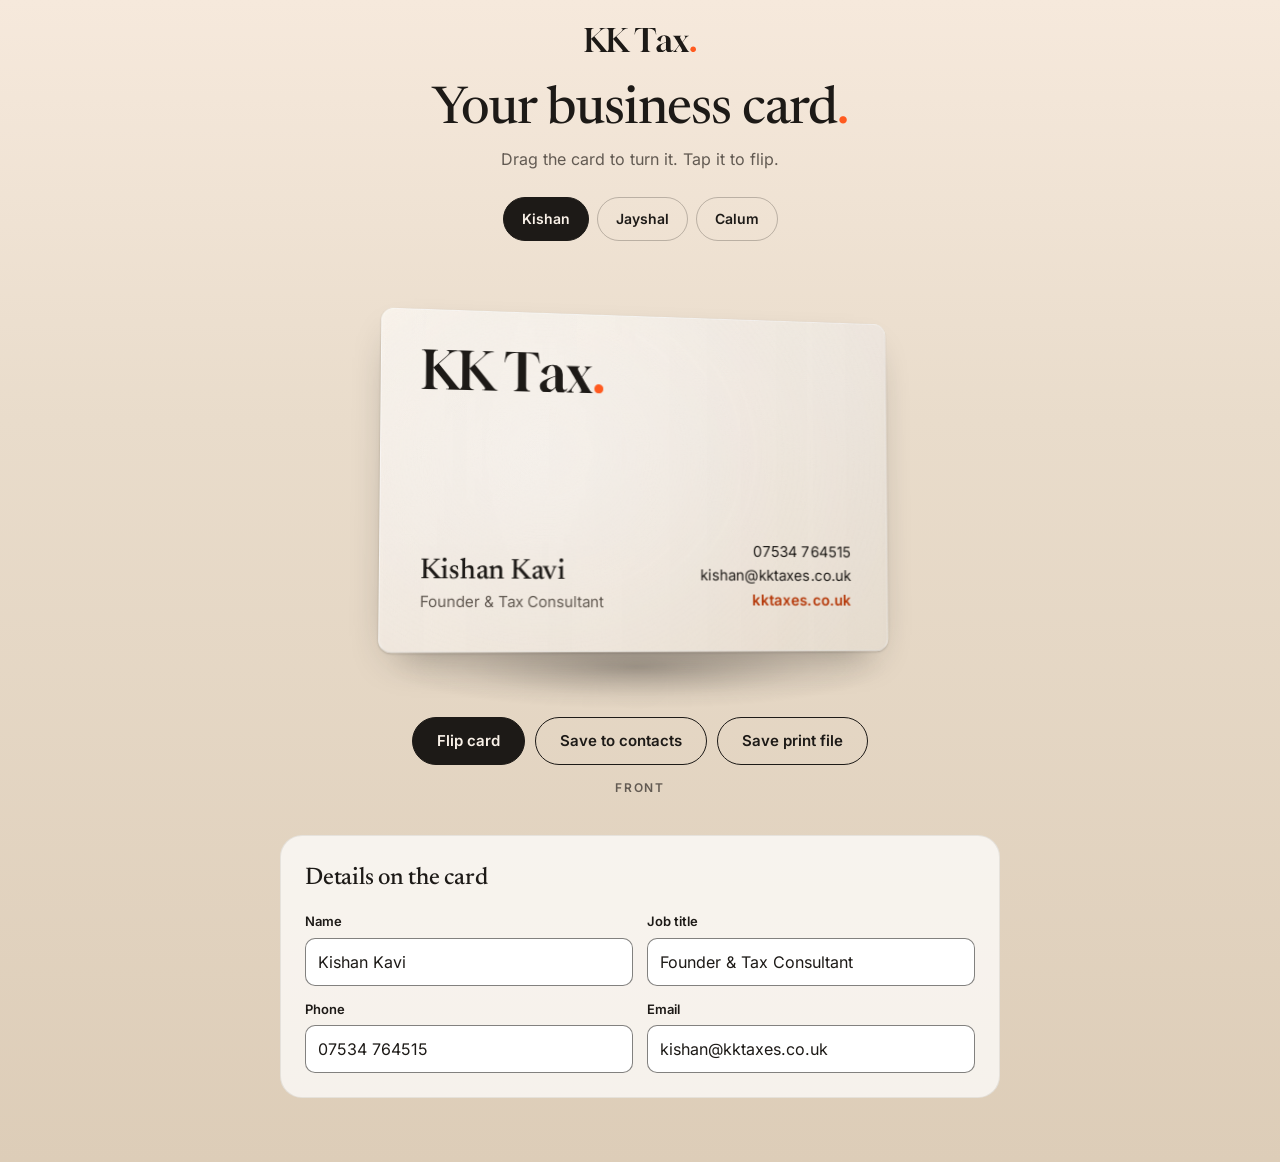
<file: card.html>
<!doctype html>
<html lang="en-GB"><head><meta charset="utf-8"><meta name="viewport" content="width=device-width,initial-scale=1">
<meta name="robots" content="noindex, nofollow"><title>KK Tax business card</title>
<link rel="icon" href="/favicon.ico?v=3"><meta name="theme-color" content="#E9DCCB">
<link rel="preload" href="/card/newsreader.woff2" as="font" type="font/woff2" crossorigin>
<meta name="description" content="Turn it, flip it and save the print file for your KK Tax business card.">
<meta property="og:type" content="website"><meta property="og:site_name" content="KK Tax">
<meta property="og:title" content="KK Tax business card"><meta property="og:description" content="Turn it, flip it and save the print file for your KK Tax business card.">
<meta property="og:url" content="https://kktaxes.co.uk/card"><meta property="og:image" content="https://kktaxes.co.uk/og/card.jpg">
<meta property="og:image:width" content="1200"><meta property="og:image:height" content="630"><meta property="og:image:alt" content="KK Tax business card">
<meta name="twitter:card" content="summary_large_image"><meta name="twitter:title" content="KK Tax business card"><meta name="twitter:description" content="Turn it, flip it and save the print file for your KK Tax business card."><meta name="twitter:image" content="https://kktaxes.co.uk/og/card.jpg">
<link rel="stylesheet" href="/card/card.css?v=5">
</head><body>
<main>
  <header>
    <a class="brand" href="/"><img src="/brand/kktax-logo-ink.svg" alt="KK Tax home" width="112" height="24"></a>
    <h1>Your business card<span>.</span></h1>
    <p class="lede">Drag the card to turn it. Tap it to flip.</p>
  </header>

  <div class="people" role="group" aria-label="Choose a person" id="people"></div>

  <div class="stage" id="stage">
    <div class="floor" id="floor" aria-hidden="true"></div>
    <div class="tilt" id="tilt">
      <button class="card" id="card" type="button" aria-label="Business card. Press to flip it over.">
        <span class="slab" aria-hidden="true"></span><span class="slab" aria-hidden="true"></span><span class="slab" aria-hidden="true"></span><span class="slab" aria-hidden="true"></span><span class="slab" aria-hidden="true"></span>
        <span class="face front">
          <span class="grain" aria-hidden="true"></span>
          <img class="logo" src="/brand/kktax-logo-ink.svg" alt="">
          <span class="row">
            <span class="who"><span class="name" data-f="name"></span><span class="role" data-f="role"></span></span>
            <span class="ct"><span data-f="phone"></span><span data-f="email"></span><b>kktaxes.co.uk</b></span>
          </span>
          <span class="gloss" aria-hidden="true"><i class="hl"></i><i class="sl"></i><i class="sr"></i></span>
        </span>
        <span class="face back">
          <span class="grain" aria-hidden="true"></span>
          <img class="logo" src="/brand/kktax-logo-reverse.svg" alt="">
          <span class="tl">Know where you stand<i>.</i></span>
          <span class="band" aria-hidden="true"><i></i></span>
          <span class="gloss" aria-hidden="true"><i class="hl"></i><i class="sl"></i><i class="sr"></i></span>
        </span>
      </button>
    </div>
  </div>

  <div class="actions">
    <button type="button" class="btn dark" id="flip">Flip card</button>
    <button type="button" class="btn" id="contact">Save to contacts</button>
    <button type="button" class="btn" id="print">Save print file</button>
  </div>
  <p class="side" id="side" role="status" aria-live="polite">Front</p>

  <section class="details" aria-labelledby="d-h">
    <h2 id="d-h">Details on the card</h2>
    <div class="grid">
      <div><label for="name">Name</label><input id="name" autocomplete="name"></div>
      <div><label for="role">Job title</label><input id="role" autocomplete="organization-title"></div>
      <div><label for="phone">Phone</label><input id="phone" autocomplete="tel" inputmode="tel"></div>
      <div><label for="email">Email</label><input id="email" autocomplete="email" inputmode="email"></div>
    </div>
  </section>
</main>

<div class="print" aria-hidden="true">
  <div class="pg pfront"><div class="trim">
    <img src="/brand/kktax-logo-ink.svg" alt="">
    <div class="prow"><div><div class="pname" data-f="name"></div><div class="prole" data-f="role"></div></div>
    <div class="pct"><span data-f="phone"></span><span data-f="email"></span><b>kktaxes.co.uk</b></div></div>
  </div></div>
  <div class="pg pback"><div class="trim">
    <img src="/brand/kktax-logo-reverse.svg" alt="">
    <div class="ptl">Know where you stand<i>.</i></div>
  </div><div class="pband"><i></i></div></div>
</div>
<script src="/card/card.js?v=7" defer></script>
</body></html>
</file>
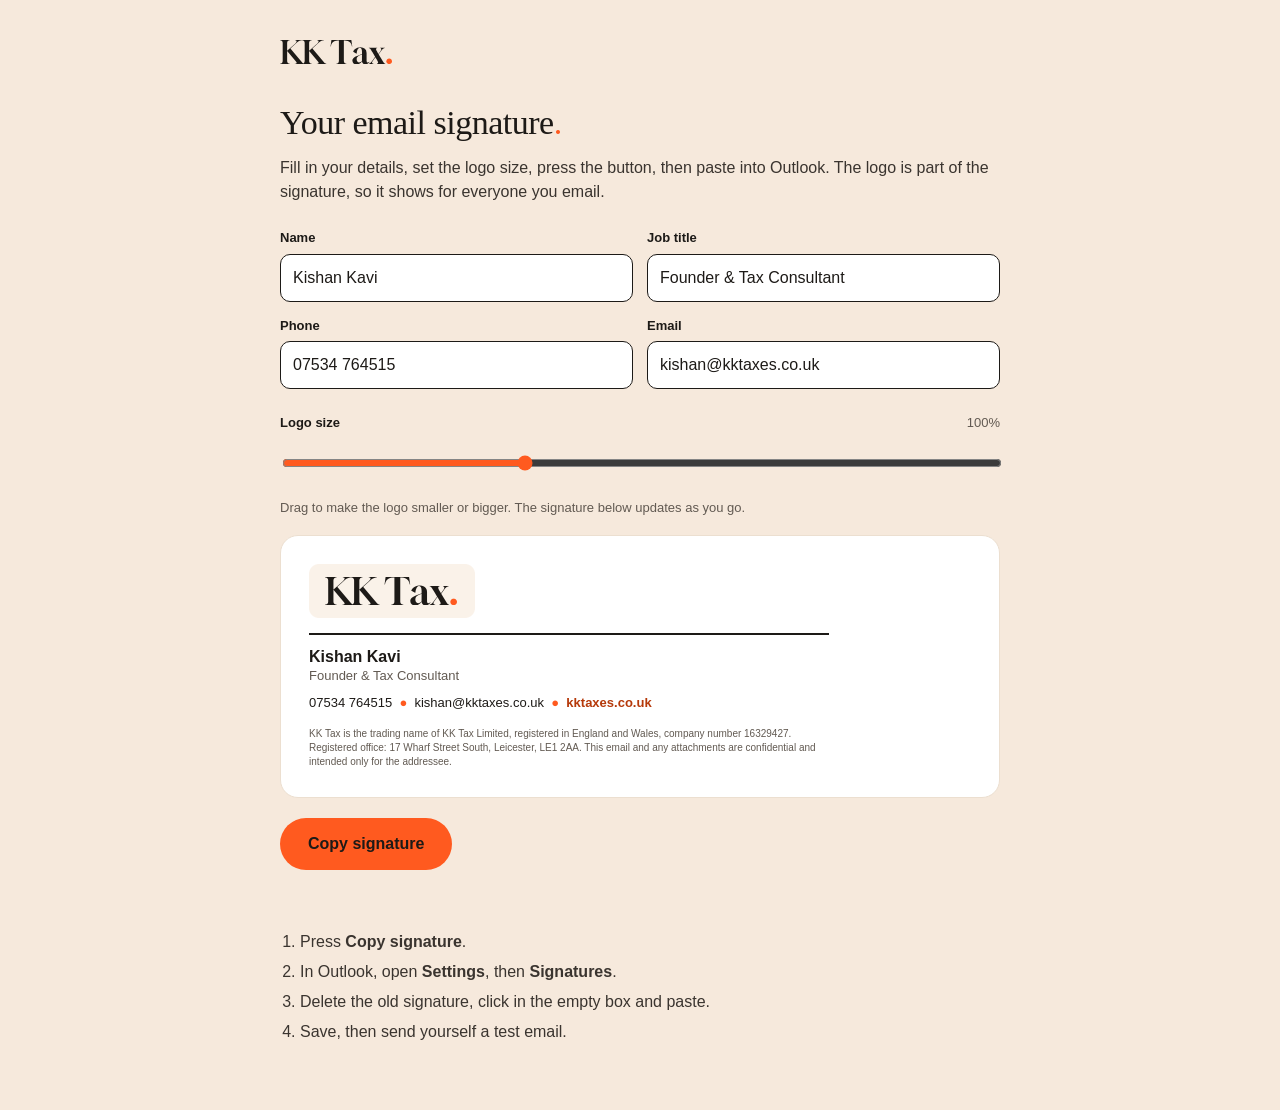
<file: signature.html>
<!doctype html>
<html lang="en-GB"><head><meta charset="utf-8"><meta name="viewport" content="width=device-width,initial-scale=1">
<meta name="robots" content="noindex, nofollow"><title>KK Tax email signature</title>
<link rel="icon" href="/favicon.ico?v=3">
<meta name="description" content="Fill in your details, set the logo size and copy your KK Tax email signature.">
<meta property="og:type" content="website"><meta property="og:site_name" content="KK Tax">
<meta property="og:title" content="KK Tax email signature"><meta property="og:description" content="Fill in your details, set the logo size and copy your KK Tax email signature.">
<meta property="og:url" content="https://kktaxes.co.uk/signature"><meta property="og:image" content="https://kktaxes.co.uk/og/signature.jpg">
<meta property="og:image:width" content="1200"><meta property="og:image:height" content="630"><meta property="og:image:alt" content="KK Tax email signature">
<meta name="twitter:card" content="summary_large_image"><meta name="twitter:title" content="KK Tax email signature"><meta name="twitter:description" content="Fill in your details, set the logo size and copy your KK Tax email signature."><meta name="twitter:image" content="https://kktaxes.co.uk/og/signature.jpg">

<style>
body{margin:0;background:#F6E9DC;color:#1D1A17;font-family:Arial,Helvetica,sans-serif;line-height:1.5}
main{max-width:720px;margin:0 auto;padding:40px 20px 60px}
h1{font-family:Georgia,'Times New Roman',serif;font-weight:400;font-size:34px;letter-spacing:-.5px;margin:0 0 8px}
h1 span{color:#FF5A1F} p{margin:0 0 16px;color:#3a342f}
.grid{display:grid;grid-template-columns:1fr 1fr;gap:14px;margin:24px 0}
@media(max-width:560px){.grid{grid-template-columns:1fr}}
label{display:block;font-size:13px;font-weight:bold;margin-bottom:6px}
input{width:100%;box-sizing:border-box;font:inherit;font-size:16px;padding:11px 12px;border:1.5px solid #1D1A17;border-radius:10px;background:#fff;color:#1D1A17}
input:focus-visible,button:focus-visible{outline:3px solid #FF5A1F;outline-offset:2px}
.card{background:#fff;border:1px solid #ECDFD0;border-radius:18px;padding:28px;overflow-x:auto}
button{font:inherit;font-weight:bold;font-size:16px;background:#FF5A1F;color:#1D1A17;border:0;border-radius:999px;padding:14px 28px;cursor:pointer;margin-top:20px}
ol{padding-left:20px;margin:24px 0 0;color:#3a342f} li{margin-bottom:6px}
#done{display:block;font-weight:bold;margin-top:12px;min-height:24px}
.size{margin:0 0 18px}.size label{display:flex;justify-content:space-between}.size output{font-weight:normal;color:#625A52}
.size p{font-size:13px;color:#625A52;margin:6px 0 0}
input[type=range]{padding:0;border:0;background:transparent;height:44px;accent-color:#FF5A1F;cursor:pointer}
.brand{display:inline-block;margin-bottom:26px}.brand img{display:block;height:24px;width:auto}
</style></head><body>
<main>
<a class="brand" href="/"><img src="/brand/kktax-logo-ink.svg" alt="KK Tax home" width="112" height="24"></a>
<h1>Your email signature<span>.</span></h1>
<p>Fill in your details, set the logo size, press the button, then paste into Outlook. The logo is part of the signature, so it shows for everyone you email.</p>
<div class="grid">
<div><label for="n">Name</label><input id="n" value="Kishan Kavi" autocomplete="name"></div>
<div><label for="t">Job title</label><input id="t" value="Founder &amp; Tax Consultant" autocomplete="organization-title"></div>
<div><label for="p">Phone</label><input id="p" value="07534 764515" autocomplete="tel" inputmode="tel"></div>
<div><label for="e">Email</label><input id="e" value="kishan@kktaxes.co.uk" autocomplete="email" inputmode="email"></div>
</div>
<div class="size"><label for="z">Logo size <output id="zo" for="z">100%</output></label>
<input id="z" type="range" min="60" max="180" step="5" value="100" aria-describedby="zh"><p id="zh">Drag to make the logo smaller or bigger. The signature below updates as you go.</p></div>
<div class="card"><div id="sig">
<table cellpadding="0" cellspacing="0" border="0" style="font-family:Arial,Helvetica,sans-serif;color:#1D1A17;border-collapse:collapse">
<tr><td style="padding:0 0 14px 0"><img id="s-logo" src="[data-uri]" width="166" height="55" alt="KK Tax" style="display:block;border:0;width:166px;height:55px"></td></tr>
<tr><td style="border-top:2px solid #1D1A17;padding-top:12px">
<div id="s-n" style="font-size:16px;font-weight:bold;line-height:20px"></div>
<div id="s-t" style="font-size:13px;line-height:18px;color:#625A52"></div>
<div style="font-size:13px;line-height:20px;padding-top:8px"><a id="s-p" style="color:#1D1A17;text-decoration:none;white-space:nowrap"></a>&nbsp;&nbsp;<span style="color:#FF5A1F">&#9679;</span>&nbsp;&nbsp;<a id="s-e" style="color:#1D1A17;text-decoration:none;white-space:nowrap"></a>&nbsp;&nbsp;<span style="color:#FF5A1F">&#9679;</span>&nbsp;&nbsp;<a href="https://kktaxes.co.uk" style="color:#B5390A;font-weight:bold;text-decoration:none">kktaxes.co.uk</a></div>
</td></tr>
<tr><td style="padding-top:14px;font-size:10px;line-height:14px;color:#625A52;max-width:520px">KK Tax is the trading name of KK Tax Limited, registered in England and Wales, company number 16329427. Registered office: 17 Wharf Street South, Leicester, LE1 2AA. This email and any attachments are confidential and intended only for the addressee.</td></tr>
</table></div></div>
<button id="copy" type="button">Copy signature</button><span id="done" role="status" aria-live="polite"></span>
<ol>
<li>Press <b>Copy signature</b>.</li>
<li>In Outlook, open <b>Settings</b>, then <b>Signatures</b>.</li>
<li>Delete the old signature, click in the empty box and paste.</li>
<li>Save, then send yourself a test email.</li>
</ol>
</main>
<script src="/signature.js?v=2" defer></script></body></html>
</file>
<file: card/card.css>
@font-face{font-family:Newsreader;font-weight:300 700;font-display:swap;src:url(/card/newsreader.woff2) format('woff2')}
@font-face{font-family:Inter;font-weight:100 900;font-display:swap;src:url(/card/inter.woff2) format('woff2')}
:root{--ink:#1D1A17;--paper:#FAF2E9;--cream:#F6E9DC;--stone:#ECDFD0;--graphite:#625A52;--signal:#FF5A1F;--deep:#B5390A}
*{box-sizing:border-box}
html,body{margin:0}
body{background:#E6D8C6 linear-gradient(180deg,#F6E9DC 0%,#E9DCCB 420px,#DDCDB8 100%);color:var(--ink);font-family:Inter,Arial,sans-serif;line-height:1.5;-webkit-font-smoothing:antialiased;min-height:100vh}
main{max-width:760px;margin:0 auto;padding:28px 20px 64px}
.brand{display:inline-block;margin-bottom:26px}
.brand img{display:block;height:24px;width:auto}
header{text-align:center}
h1{font-family:Newsreader,Georgia,serif;font-weight:460;font-size:clamp(34px,7vw,52px);line-height:1.05;letter-spacing:-.02em;margin:0 0 8px}
h1 span,.tl i,.ptl i{color:var(--signal);font-style:normal}
.lede{margin:0;color:var(--graphite);font-size:16px}
.people{display:flex;flex-wrap:wrap;justify-content:center;gap:8px;margin:26px 0 0}
.people button{font:inherit;font-size:14px;font-weight:600;min-height:44px;padding:0 18px;border-radius:999px;border:1.5px solid rgba(29,26,23,.25);background:transparent;color:var(--ink);cursor:pointer;transition:background .2s,color .2s,border-color .2s}
.people button[aria-pressed="true"]{background:var(--ink);color:var(--paper);border-color:var(--ink)}
button:focus-visible,input:focus-visible,a:focus-visible{outline:3px solid var(--signal);outline-offset:3px}

.stage{position:relative;perspective:2100px;perspective-origin:50% 45%;padding:74px 0 66px;display:flex;justify-content:center;touch-action:pan-y;-webkit-user-select:none;user-select:none}
.floor{position:absolute;left:50%;bottom:8px;width:min(86vw,520px);height:84px;pointer-events:none;background:radial-gradient(closest-side,rgba(29,26,23,.30) 0%,rgba(29,26,23,.16) 38%,rgba(29,26,23,.05) 70%,rgba(29,26,23,0) 100%);transform:translateX(-50%);will-change:transform}
.tilt{width:min(88vw,520px);animation:float 7s ease-in-out infinite;transform-style:preserve-3d}
@keyframes float{0%,100%{transform:translateY(0)}50%{transform:translateY(-8px)}}
.card{all:unset;display:block;position:relative;width:100%;aspect-ratio:85/55;container-type:inline-size;transform-style:preserve-3d;cursor:grab;border-radius:2.4% / 3.7%;-webkit-tap-highlight-color:transparent;will-change:transform}
.card:active{cursor:grabbing}
.card:focus-visible{outline:3px solid var(--signal);outline-offset:10px}
.face{position:absolute;inset:0;display:block;border-radius:inherit;overflow:hidden;backface-visibility:hidden;-webkit-backface-visibility:hidden;transform:translateZ(1.4px)}
.front{background:linear-gradient(160deg,#FFF9F1 0%,var(--paper) 45%,#F3E8DA 100%);padding:7.65cqw;display:flex;flex-direction:column;justify-content:space-between;box-shadow:inset 0 0 0 1px rgba(255,255,255,.7),inset 0 -1px 0 rgba(29,26,23,.10),0 1px 2px rgba(29,26,23,.25),0 18px 40px -18px rgba(29,26,23,.45)}
.back{background:linear-gradient(160deg,#2A2622 0%,var(--ink) 50%,#141210 100%);transform:rotateY(180deg) translateZ(1.4px);display:flex;flex-direction:column;align-items:center;justify-content:center;gap:5.9cqw;box-shadow:inset 0 0 0 1px rgba(255,255,255,.08),0 1px 2px rgba(29,26,23,.4),0 18px 40px -18px rgba(29,26,23,.55)}
.grain{position:absolute;inset:0;opacity:.42;pointer-events:none;background-image:url("data:image/svg+xml,%3Csvg xmlns='http://www.w3.org/2000/svg' width='160' height='160'%3E%3Cfilter id='n'%3E%3CfeTurbulence type='fractalNoise' baseFrequency='.9' numOctaves='2' stitchTiles='stitch'/%3E%3CfeColorMatrix values='0 0 0 0 .35 0 0 0 0 .3 0 0 0 0 .25 0 0 0 .13 0'/%3E%3C/filter%3E%3Crect width='160' height='160' filter='url(%23n)'/%3E%3C/svg%3E")}
.back .grain{opacity:.22;filter:none}
.front .logo{position:relative;height:7.53cqw;width:auto;align-self:flex-start;display:block}
.back .logo{position:relative;height:15.3cqw;width:auto;display:block}
.row{position:relative;display:flex;justify-content:space-between;align-items:flex-end;gap:3cqw}
.who,.ct{display:flex;flex-direction:column;min-width:0}
.name{font-family:Newsreader,Georgia,serif;font-weight:500;font-size:5.4cqw;line-height:1.1;letter-spacing:-.01em;color:var(--ink)}
.role{font-size:2.9cqw;color:var(--graphite);margin-top:.9cqw;line-height:1.3}
.ct{font-size:2.9cqw;line-height:1.6;text-align:right;color:var(--ink);white-space:nowrap}
.ct b,.pct b{font-weight:600;color:var(--deep)}
.ct span:empty,.pct span:empty{display:none}
.tl{position:relative;font-family:Newsreader,Georgia,serif;font-weight:460;color:rgba(250,242,233,.86);font-size:4.15cqw;letter-spacing:-.01em}
.band{position:absolute;left:0;right:0;bottom:0;height:1.9cqw;background:var(--paper)}
.band i{position:absolute;left:7.65cqw;width:18.8cqw;top:0;bottom:0;background:var(--signal)}
.face>.logo,.face>.row,.face>.tl,.face>.band{z-index:1}
.slab{position:absolute;inset:0;border-radius:inherit;background:#E4D6C3;display:block}
.slab:nth-child(1){transform:translateZ(-1.1px)}.slab:nth-child(2){transform:translateZ(-.55px)}.slab:nth-child(3){transform:translateZ(0)}.slab:nth-child(4){transform:translateZ(.55px)}.slab:nth-child(5){transform:translateZ(1.1px)}
/* Light on a soft-touch card. The highlight and the two shade layers never repaint: the script only moves
   the highlight and fades the shades, which the browser does on the graphics card. */
.gloss{position:absolute;inset:0;z-index:0;pointer-events:none;border-radius:inherit;overflow:hidden;display:block}
.gloss i{position:absolute;display:block;will-change:transform,opacity}
.hl{left:-45%;top:-75%;width:190%;height:250%;background:radial-gradient(closest-side,rgba(255,255,255,.36) 0%,rgba(255,255,255,.11) 45%,rgba(255,255,255,0) 78%)}
.back .hl{background:radial-gradient(closest-side,rgba(255,236,214,.14) 0%,rgba(255,236,214,.045) 45%,rgba(255,236,214,0) 78%)}
.sl,.sr{inset:0;opacity:0}
.sl{background:linear-gradient(90deg,rgba(29,26,23,.55) 0%,rgba(29,26,23,.26) 50%,rgba(29,26,23,.12) 100%)}
.sr{background:linear-gradient(270deg,rgba(29,26,23,.55) 0%,rgba(29,26,23,.26) 50%,rgba(29,26,23,.12) 100%)}
.back .sl{background:linear-gradient(90deg,rgba(0,0,0,.6) 0%,rgba(0,0,0,.3) 50%,rgba(0,0,0,.14) 100%)}
.back .sr{background:linear-gradient(270deg,rgba(0,0,0,.6) 0%,rgba(0,0,0,.3) 50%,rgba(0,0,0,.14) 100%)}

.actions{display:flex;justify-content:center;gap:10px;flex-wrap:wrap}
.btn{font:inherit;font-weight:600;font-size:15px;min-height:48px;padding:0 24px;border-radius:999px;border:1.5px solid var(--ink);background:transparent;color:var(--ink);cursor:pointer}
.btn.dark{background:var(--ink);color:var(--paper)}
.side{text-align:center;margin:14px 0 0;font-size:12px;font-weight:600;letter-spacing:.14em;text-transform:uppercase;color:var(--graphite)}
.details{margin-top:38px;background:rgba(255,255,255,.72);border:1px solid rgba(29,26,23,.08);border-radius:22px;padding:24px}
.details h2{font-family:Newsreader,Georgia,serif;font-weight:500;font-size:24px;margin:0 0 16px;letter-spacing:-.01em}
.grid{display:grid;grid-template-columns:1fr 1fr;gap:14px}
@media(max-width:560px){.grid{grid-template-columns:1fr}}
label{display:block;font-size:13px;font-weight:600;margin-bottom:6px}
input{width:100%;font:inherit;font-size:16px;padding:11px 12px;border:1.5px solid rgba(29,26,23,.55);border-radius:10px;background:#fff;color:var(--ink)}
.print{display:none}
@media (prefers-reduced-motion:reduce){.tilt{animation:none}}

@page{size:91mm 61mm;margin:0}
@media print{
  html,body{background:#fff!important;min-height:0}
  main{display:none}
  .print{display:block}
  .pg{width:91mm;height:61mm;position:relative;overflow:hidden;break-after:page;-webkit-print-color-adjust:exact;print-color-adjust:exact}
  .trim{position:absolute;left:3mm;top:3mm;width:85mm;height:55mm}
  .pfront{background:#FAF2E9}.pback{background:#1D1A17}
  .pfront .trim{padding:6.5mm;display:flex;flex-direction:column;justify-content:space-between}
  .pfront img{height:6.4mm;width:auto;align-self:flex-start}
  .prow{display:flex;justify-content:space-between;align-items:flex-end}
  .pname{font-family:Newsreader,Georgia,serif;font-weight:500;font-size:13pt;letter-spacing:-.01em;line-height:1.1}
  .prole{font-size:7pt;color:#625A52;margin-top:.8mm}
  .pct{font-size:7pt;line-height:1.6;text-align:right;display:flex;flex-direction:column}
  .pback .trim{display:flex;flex-direction:column;align-items:center;justify-content:center;gap:5mm}
  .pback img{height:13mm;width:auto}
  .ptl{font-family:Newsreader,Georgia,serif;font-weight:460;color:#FAF2E9;font-size:10pt;letter-spacing:-.01em;opacity:.85}
  .pband{position:absolute;left:0;right:0;bottom:0;height:4.5mm;background:#FAF2E9}
  .pband i{position:absolute;left:9.5mm;width:16mm;top:0;bottom:0;background:#FF5A1F}
}
</file>
